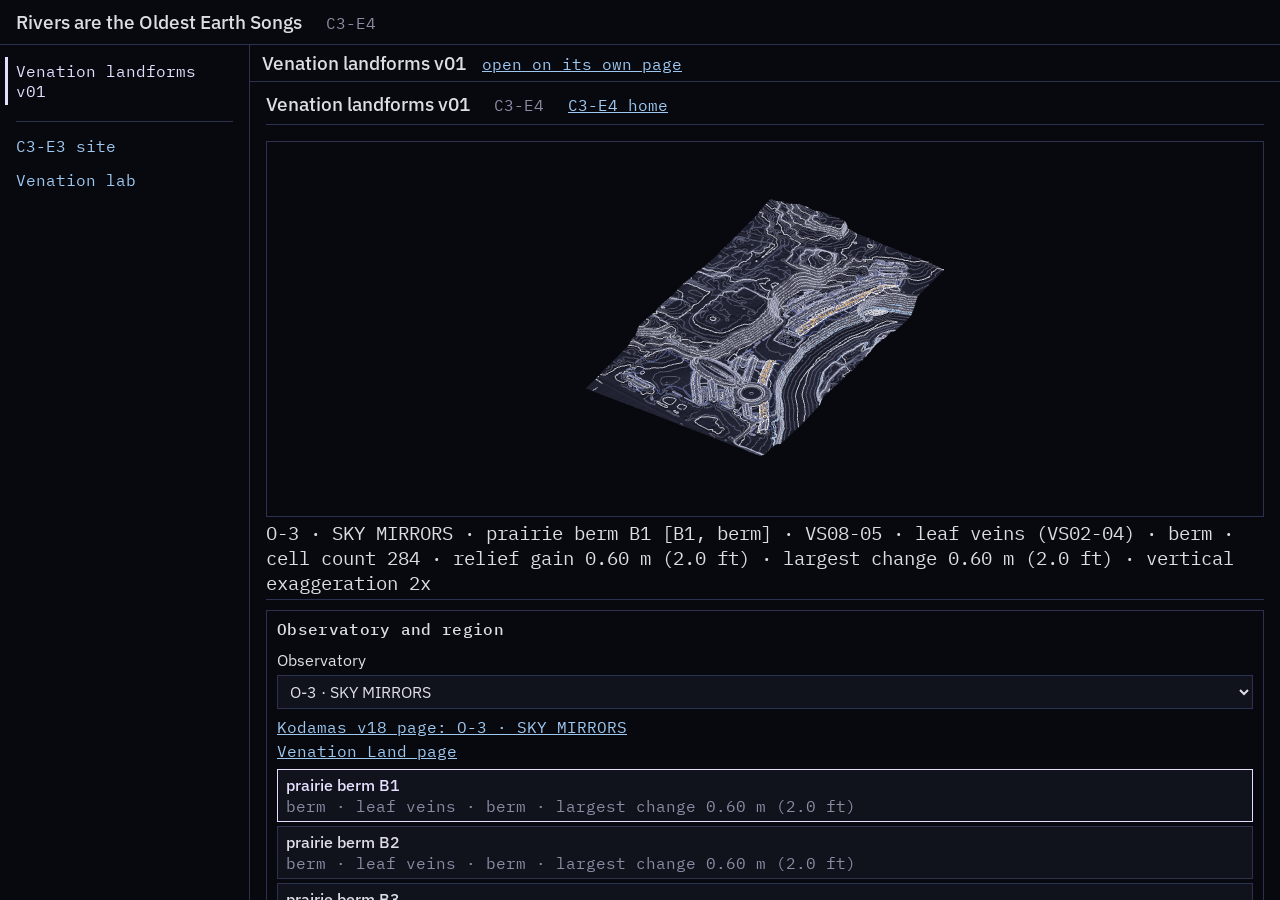
<file: site/index.html>
<!doctype html>
<html lang="en" data-theme="dark">
<head>
<meta charset="utf-8">
<title>Rivers are the Oldest Earth Songs · C3-E4</title>
<meta name="viewport" content="width=device-width,initial-scale=1">
<meta name="robots" content="noindex,nofollow">
<link rel="icon" href="data:,">
<link rel="stylesheet" href="https://fonts.googleapis.com/css2?family=IBM+Plex+Sans:wght@400;500&family=IBM+Plex+Mono:wght@400;500&display=swap">
<style>
:root{--bg:#07090e;--panel:#10131c;--ink:#dddee4;--mute:#8b8ba3;--line:#2c3150;--acc:#9fc8f0;--acc2:#e6deff;color-scheme:dark}
*{box-sizing:border-box}
html,body{height:100%}
body{margin:0;background:var(--bg);color:var(--ink);font:16px/1.4 "IBM Plex Sans",system-ui,sans-serif;display:flex;flex-direction:column}
header{display:flex;flex-wrap:wrap;gap:6px 24px;align-items:baseline;padding:10px 16px;border-bottom:1px solid var(--line)}
h1{font:500 19px "IBM Plex Sans",system-ui,sans-serif;margin:0}
header .id{font:16px "IBM Plex Mono",monospace;color:var(--mute)}
.wrap{flex:1 1 auto;display:flex;min-height:0}
nav{flex:none;width:250px;border-right:1px solid var(--line);padding:12px 16px;display:flex;flex-direction:column;gap:6px;overflow-y:auto}
nav a{color:var(--acc);font:16px "IBM Plex Mono",monospace;text-decoration:none;padding:4px 0}
nav a.on{color:var(--acc2);border-left:3px solid var(--acc2);padding-left:8px;margin-left:-11px}
nav a:hover{text-decoration:underline}
nav .sep{border-top:1px solid var(--line);margin:10px 0 4px}
main{flex:1 1 auto;display:flex;flex-direction:column;min-width:0}
main .bar{display:flex;gap:16px;align-items:baseline;padding:6px 12px;border-bottom:1px solid var(--line)}
main .bar h2{font:500 19px "IBM Plex Sans",system-ui,sans-serif;margin:0}
main .bar a{color:var(--acc);font:16px "IBM Plex Mono",monospace}
iframe{flex:1 1 auto;width:100%;border:0;background:var(--bg)}
@media (max-width:900px){.wrap{flex-direction:column}nav{width:auto;border-right:0;border-bottom:1px solid var(--line)}iframe{min-height:90vh}}
</style>
</head>
<body>
<header><h1>Rivers are the Oldest Earth Songs</h1><span class="id">C3-E4</span></header>
<div class="wrap">
<nav>
<a class="on" href="venation-landforms/">Venation landforms v01</a>
<div class="sep"></div>
<a href="https://laserpirate.github.io/c3-e3/" rel="noopener">C3-E3 site</a>
<a href="https://laserpirate.github.io/venation/" rel="noopener">Venation lab</a>
</nav>
<main>
<div class="bar"><h2>Venation landforms v01</h2><a href="venation-landforms/">open on its own page</a></div>
<iframe src="venation-landforms/" title="Venation landforms v01"></iframe>
</main>
</div>
</body>
</html>
</file>
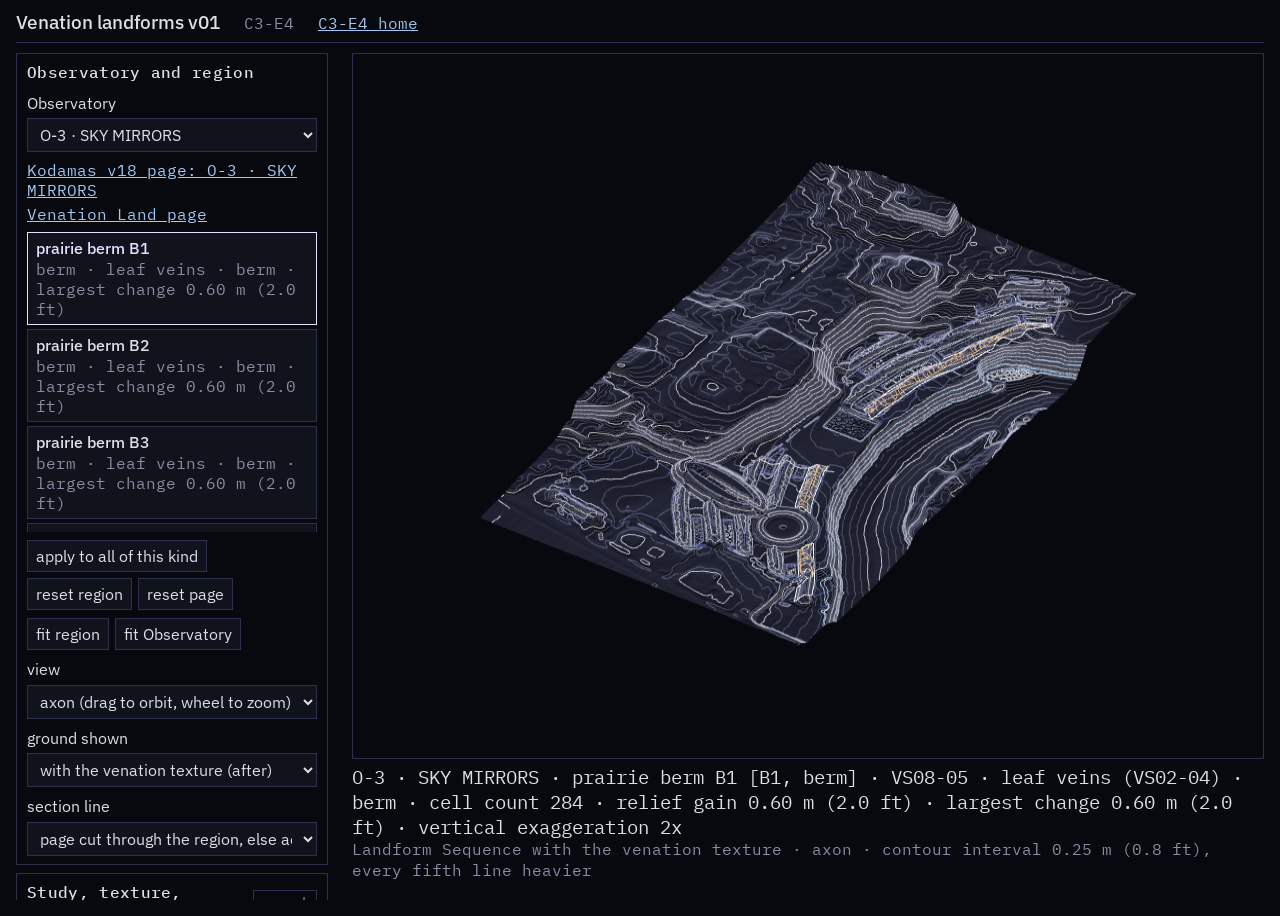
<file: site/venation-landforms/index.html>
<!doctype html>
<html lang="en" data-theme="dark">
<head>
<meta charset="utf-8">
<title>Venation landforms v01</title>
<meta name="viewport" content="width=device-width,initial-scale=1">
<meta name="robots" content="noindex,nofollow">
<link rel="icon" href="data:,">
<link rel="stylesheet" href="https://fonts.googleapis.com/css2?family=IBM+Plex+Sans:wght@400;500&family=IBM+Plex+Mono:wght@400;500&display=swap">
<link rel="stylesheet" href="lib/vena-shell.css">
<style>
/* vena-kodama viewer v02: the Land page layout on the dark ground of the kodama drawings. Labels 16 px (12 pt), titles 19 px (14 pt). */
:root{--bg:#07090e;--panel:#10131c;--ink:#dddee4;--mute:#8b8ba3;--line:#2c3150;--acc:#9fc8f0;--acc2:#e6deff;color-scheme:dark;
 --sans:"IBM Plex Sans",system-ui,sans-serif;--mono:"IBM Plex Mono",ui-monospace,monospace}
*{box-sizing:border-box}
body{background:var(--bg);color:var(--ink);font:16px/1.4 var(--sans);margin:0;padding:0 16px 16px}
header{display:flex;flex-wrap:wrap;gap:6px 24px;align-items:baseline;border-bottom:1px solid var(--line)}
h1{font:500 19px var(--sans);margin:0}
header .sub{color:var(--mute);font:16px var(--mono)}
header a{color:var(--acc);font:16px var(--mono)}
details.grp>summary{font:500 16px var(--mono);letter-spacing:.02em;text-transform:none;color:var(--ink)}
details.grp>summary button.gr{font:16px var(--mono)}
details.grp>summary .gchg{font-size:16px}
.row{display:grid;grid-template-columns:minmax(0,1fr) 84px;gap:4px 8px;align-items:center;font-size:16px;border-left:3px solid transparent;padding-left:6px;margin-left:-9px}
.row.chg{border-left-color:var(--acc2)}
.hint.nar{color:#f0be78}
.row .was{grid-column:1/3;font:16px var(--mono);color:var(--acc2)}.row .was:empty{display:none}
.row .hint,.hint{grid-column:1/3;font:16px/1.3 var(--mono);color:var(--mute)}.row .hint:empty{display:none}
.row input[type=range]{grid-column:1/3;width:100%;accent-color:var(--acc);margin:0}
.row select{grid-column:1/3;min-width:0;width:100%}
.row input[type=number]{font:16px var(--mono);background:var(--panel);color:var(--ink);border:1px solid var(--line);padding:3px 6px;width:100%;border-radius:0}
select,button,textarea{font:16px var(--sans);color:var(--ink);background:var(--panel);border:1px solid var(--line);padding:5px 8px;border-radius:0}
button{cursor:pointer}button:hover{border-color:var(--ink)}
textarea{width:100%;font:16px var(--mono)}
.btns{display:flex;flex-wrap:wrap;gap:6px}
.links{display:flex;flex-direction:column;gap:4px}.links a{color:var(--acc);font:16px var(--mono)}
.rlist{display:flex;flex-direction:column;gap:4px;max-height:300px;overflow-y:auto}
.rlist button{display:flex;flex-direction:column;align-items:flex-start;text-align:left;gap:1px;padding:5px 8px}
.rlist button b{font:500 16px var(--sans)}.rlist button span{font:16px/1.25 var(--mono);color:var(--mute)}
.rlist button.on{border-color:var(--acc2)}.rlist button.on b{color:var(--acc2)}
table.mx{border-collapse:collapse;width:100%}
table.mx th{font:16px/1.15 var(--mono);color:var(--mute);font-weight:400;text-align:left;padding:2px 4px 2px 0;vertical-align:bottom}
table.mx td{padding:2px}
table.mx button.st{width:100%;font:500 16px var(--mono);padding:6px 0}
table.mx button.st.on{border-color:var(--acc2);color:var(--acc2)}
label.ck{display:flex;gap:8px;align-items:flex-start;font:16px/1.3 var(--mono);color:var(--acc)}
label.ck input{accent-color:var(--acc);width:18px;height:18px;flex:none;margin-top:2px}
.read{display:flex;flex-direction:column;gap:6px}.read div{display:flex;flex-direction:column;border-bottom:1px solid var(--line);padding-bottom:4px}
.read b{font:500 16px var(--sans)}.read span{font:16px/1.3 var(--mono);color:var(--mute);overflow-wrap:anywhere}
.drawing{flex:1 1 auto;min-height:320px;position:relative;border:1px solid var(--line);background:#07090e}
#gl{width:100%;height:100%;display:block;touch-action:none;cursor:grab}
#sec{width:100%;height:100%;display:none}
#cap .c1{font:19px/1.3 var(--mono);color:var(--ink)}#cap .c2{font:16px/1.3 var(--mono);color:var(--mute)}
@media (max-width:1099.98px){.drawing{height:46vh;flex:none}}
</style>
</head>
<body>
<div class="frame">
<header><h1>Venation landforms v01</h1><span class="sub">C3-E4</span><a href="../">C3-E4 home</a></header>
<div class="app">
 <div class="rail" id="rail"></div>
 <div class="stage">
  <div class="drawing" id="draw" data-drawing><canvas id="gl"></canvas><div id="sec"></div></div>
  <div class="stagefoot" id="cap"></div>
 </div>
 <div class="rail" id="rail2"></div>
</div>
</div>
<script>const VERSION='v02';</script>
<script src="lib/d3-delaunay.min.js"></script>
<script src="lib/wing_geom.js"></script>
<script src="lib/vena-engine.js"></script>
<script src="lib/vena-shell.js"></script>
<script src="data/C3-E4_vk_data_O1_v02.js"></script>
<script src="data/C3-E4_vk_data_O2_v02.js"></script>
<script src="data/C3-E4_vk_data_O3_v02.js"></script>
<script src="data/C3-E4_vk_data_O4_v02.js"></script>
<script src="data/C3-E4_vk_data_O5_v02.js"></script>
<script src="data/C3-E4_vk_data_O6_v02.js"></script>
<script src="data/C3-E4_vk_data_O7_v02.js"></script>
<script src="data/C3-E4_vk_data_O7b_v02.js"></script>
<script src="C3-E4_vk_viewer_v02.js"></script>
</body>
</html>
</file>
<file: site/venation-landforms/lib/vena-shell.css>
/* vena-shell.css: the app frame of the venation pages, one-way copy of vena-shell v01, sha1 560f03d74da0. Not edited here. */
html{scroll-behavior:auto}
body{margin:0}
.frame{display:flex;flex-direction:column}
.frame>header{padding:10px 0 8px}
.app{margin-top:10px}
.rail{display:flex;flex-direction:column;gap:8px;min-width:0}
.rail .grp{flex:none}
details.grp{border:1px solid var(--line);padding:6px 10px 8px;margin:0}
details.grp>summary{font:500 11px var(--mono);letter-spacing:.08em;text-transform:uppercase;color:var(--mute);cursor:pointer;padding:2px 0;display:flex;align-items:center;gap:8px;list-style-position:inside}
details.grp>summary::marker{color:var(--mute)}
details.grp>summary .gname{flex:1}
details.grp>summary .gchg{color:var(--acc2);font-weight:500;letter-spacing:0;text-transform:none}
details.grp>summary button.gr{font:11px var(--mono);letter-spacing:0;text-transform:none;padding:1px 6px;color:var(--mute);background:transparent;border:1px solid var(--line)}
details.grp>summary button.gr:hover{color:var(--ink);border-color:var(--ink)}
details.grp>.body{display:flex;flex-direction:column;gap:8px;margin-top:8px}
.pagebtns{display:flex;flex-wrap:wrap;gap:6px;align-items:center;flex:none}
a.below{font:12px var(--mono);color:var(--acc2);text-decoration:underline;text-underline-offset:2px}
.stage{min-width:0}
.stagefoot{min-width:0}
.vsh-chg{border-left:3px solid var(--acc2)!important}
.vsh-was{display:block;font:11px var(--mono);color:var(--acc2);grid-column:1/3}
#below{scroll-margin-top:8px}
/* readouts in a rail: one block per readout, the value and the ground value side by side, the source and any warning under them */
.rail table.read,.rail table.read tbody{display:block}
.rail table.read tr{display:grid;grid-template-columns:minmax(0,1fr) minmax(0,1fr);gap:0 8px;padding:4px 0;border-bottom:1px solid var(--line)}
.rail table.read tr:first-child{display:none}
.rail table.read td{border:0;padding:0;overflow-wrap:anywhere}
.rail table.read td:first-child{grid-column:1/3;font-weight:500}
.rail table.read td:nth-child(4),.rail table.read td:nth-child(3):last-child{grid-column:1/3;color:var(--mute)}
.rail table.read td.warn{color:var(--acc2)}
@media (min-width:1100px){
 .frame{height:100vh;height:100dvh}
 .app{flex:1;min-height:0;display:grid;grid-template-columns:320px minmax(0,1fr);gap:16px}
 .rail{overflow-y:scroll;overflow-x:hidden;min-height:0;padding:0 8px 12px 0;scrollbar-width:auto}
 #rail2{display:none}
 .stage{min-height:0;overflow:hidden;container-type:size;display:flex;flex-direction:column;gap:6px}
 .stagefoot{flex:1 1 auto;min-height:40px;overflow-y:auto}
}
@media (min-width:1500px){
 .app{grid-template-columns:320px minmax(0,1fr) 320px}
 #rail2{display:flex;padding:0 0 12px 8px}
}
@media (max-width:1099.98px){
 .app{display:flex;flex-direction:column}
 #rail2{display:none}
 .stage{position:sticky;top:0;z-index:20;background:var(--bg);order:-1;padding:6px 0 4px;border-bottom:1px solid var(--line);display:flex;flex-direction:column;gap:4px}
 .stagefoot{max-height:9vh;overflow-y:auto}
 .rail{margin-top:10px}
 .rail .grp,.rail .row,.rail label,.rail button,.rail .btns{scroll-margin-top:var(--vsh-stick,50vh)}
}
</file>
